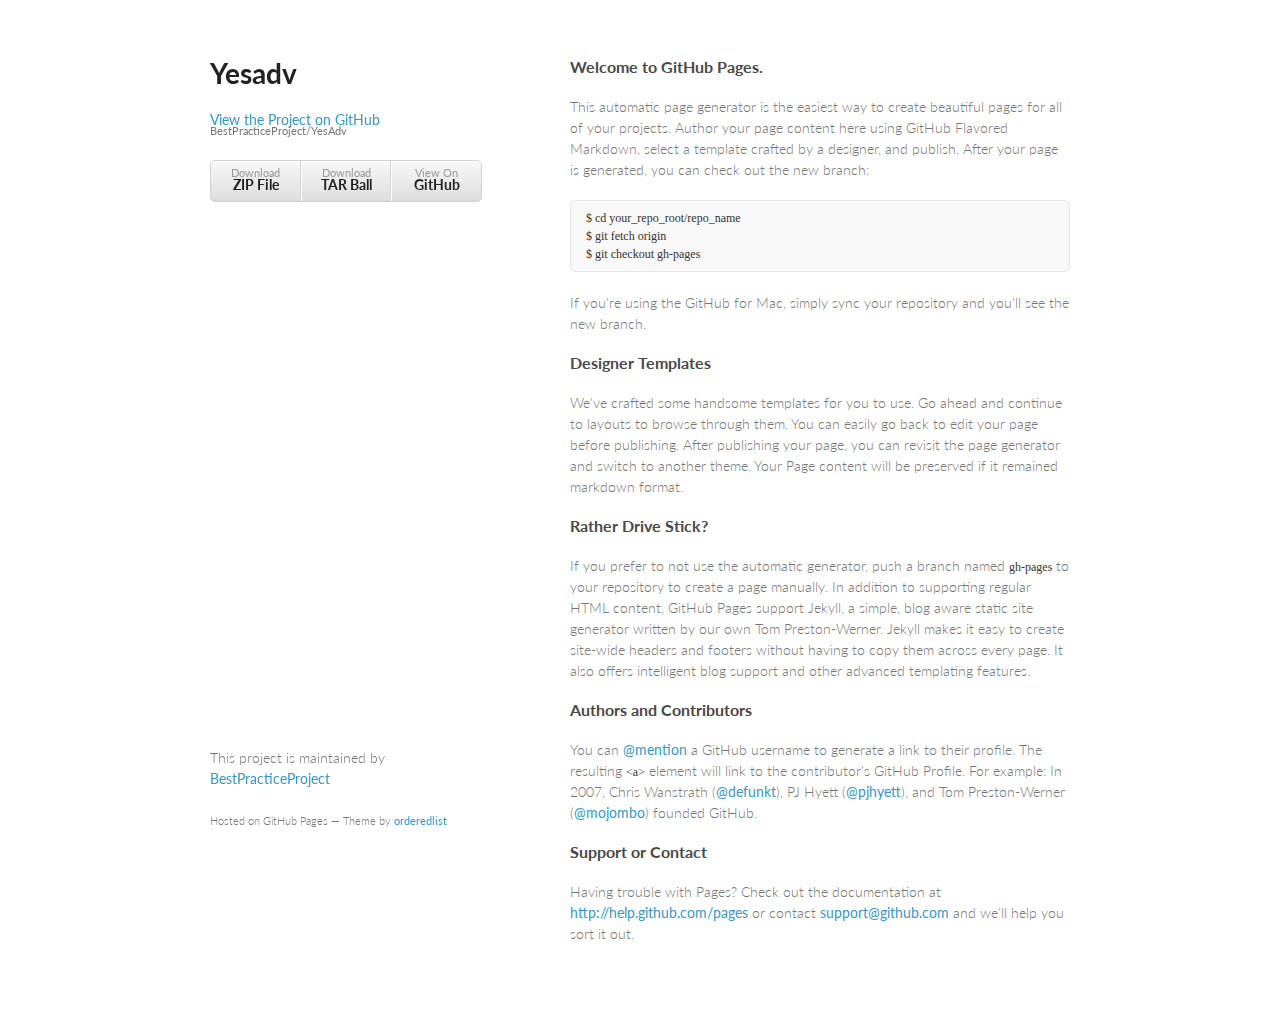
<file: index.html>
<!doctype html>
<html>
  <head>
    <meta charset="utf-8">
    <meta http-equiv="X-UA-Compatible" content="chrome=1">
    <title>Yesadv by BestPracticeProject</title>

    <link rel="stylesheet" href="stylesheets/styles.css">
    <link rel="stylesheet" href="stylesheets/pygment_trac.css">
    <meta name="viewport" content="width=device-width, initial-scale=1, user-scalable=no">
    <!--[if lt IE 9]>
    <script src="//html5shiv.googlecode.com/svn/trunk/html5.js"></script>
    <![endif]-->
  </head>
  <body>
    <div class="wrapper">
      <header>
        <h1>Yesadv</h1>
        <p></p>

        <p class="view"><a href="https://github.com/BestPracticeProject/YesAdv">View the Project on GitHub <small>BestPracticeProject/YesAdv</small></a></p>


        <ul>
          <li><a href="https://github.com/BestPracticeProject/YesAdv/zipball/master">Download <strong>ZIP File</strong></a></li>
          <li><a href="https://github.com/BestPracticeProject/YesAdv/tarball/master">Download <strong>TAR Ball</strong></a></li>
          <li><a href="https://github.com/BestPracticeProject/YesAdv">View On <strong>GitHub</strong></a></li>
        </ul>
      </header>
      <section>
        <h3>
<a name="welcome-to-github-pages" class="anchor" href="#welcome-to-github-pages"><span class="octicon octicon-link"></span></a>Welcome to GitHub Pages.</h3>

<p>This automatic page generator is the easiest way to create beautiful pages for all of your projects. Author your page content here using GitHub Flavored Markdown, select a template crafted by a designer, and publish. After your page is generated, you can check out the new branch:</p>

<pre><code>$ cd your_repo_root/repo_name
$ git fetch origin
$ git checkout gh-pages
</code></pre>

<p>If you're using the GitHub for Mac, simply sync your repository and you'll see the new branch.</p>

<h3>
<a name="designer-templates" class="anchor" href="#designer-templates"><span class="octicon octicon-link"></span></a>Designer Templates</h3>

<p>We've crafted some handsome templates for you to use. Go ahead and continue to layouts to browse through them. You can easily go back to edit your page before publishing. After publishing your page, you can revisit the page generator and switch to another theme. Your Page content will be preserved if it remained markdown format.</p>

<h3>
<a name="rather-drive-stick" class="anchor" href="#rather-drive-stick"><span class="octicon octicon-link"></span></a>Rather Drive Stick?</h3>

<p>If you prefer to not use the automatic generator, push a branch named <code>gh-pages</code> to your repository to create a page manually. In addition to supporting regular HTML content, GitHub Pages support Jekyll, a simple, blog aware static site generator written by our own Tom Preston-Werner. Jekyll makes it easy to create site-wide headers and footers without having to copy them across every page. It also offers intelligent blog support and other advanced templating features.</p>

<h3>
<a name="authors-and-contributors" class="anchor" href="#authors-and-contributors"><span class="octicon octicon-link"></span></a>Authors and Contributors</h3>

<p>You can <a href="https://github.com/blog/821" class="user-mention">@mention</a> a GitHub username to generate a link to their profile. The resulting <code>&lt;a&gt;</code> element will link to the contributor's GitHub Profile. For example: In 2007, Chris Wanstrath (<a href="https://github.com/defunkt" class="user-mention">@defunkt</a>), PJ Hyett (<a href="https://github.com/pjhyett" class="user-mention">@pjhyett</a>), and Tom Preston-Werner (<a href="https://github.com/mojombo" class="user-mention">@mojombo</a>) founded GitHub.</p>

<h3>
<a name="support-or-contact" class="anchor" href="#support-or-contact"><span class="octicon octicon-link"></span></a>Support or Contact</h3>

<p>Having trouble with Pages? Check out the documentation at <a href="http://help.github.com/pages">http://help.github.com/pages</a> or contact <a href="mailto:support@github.com">support@github.com</a> and we’ll help you sort it out.</p>
      </section>
      <footer>
        <p>This project is maintained by <a href="https://github.com/BestPracticeProject">BestPracticeProject</a></p>
        <p><small>Hosted on GitHub Pages &mdash; Theme by <a href="https://github.com/orderedlist">orderedlist</a></small></p>
      </footer>
    </div>
    <script src="javascripts/scale.fix.js"></script>
    
  </body>
</html>
</file>
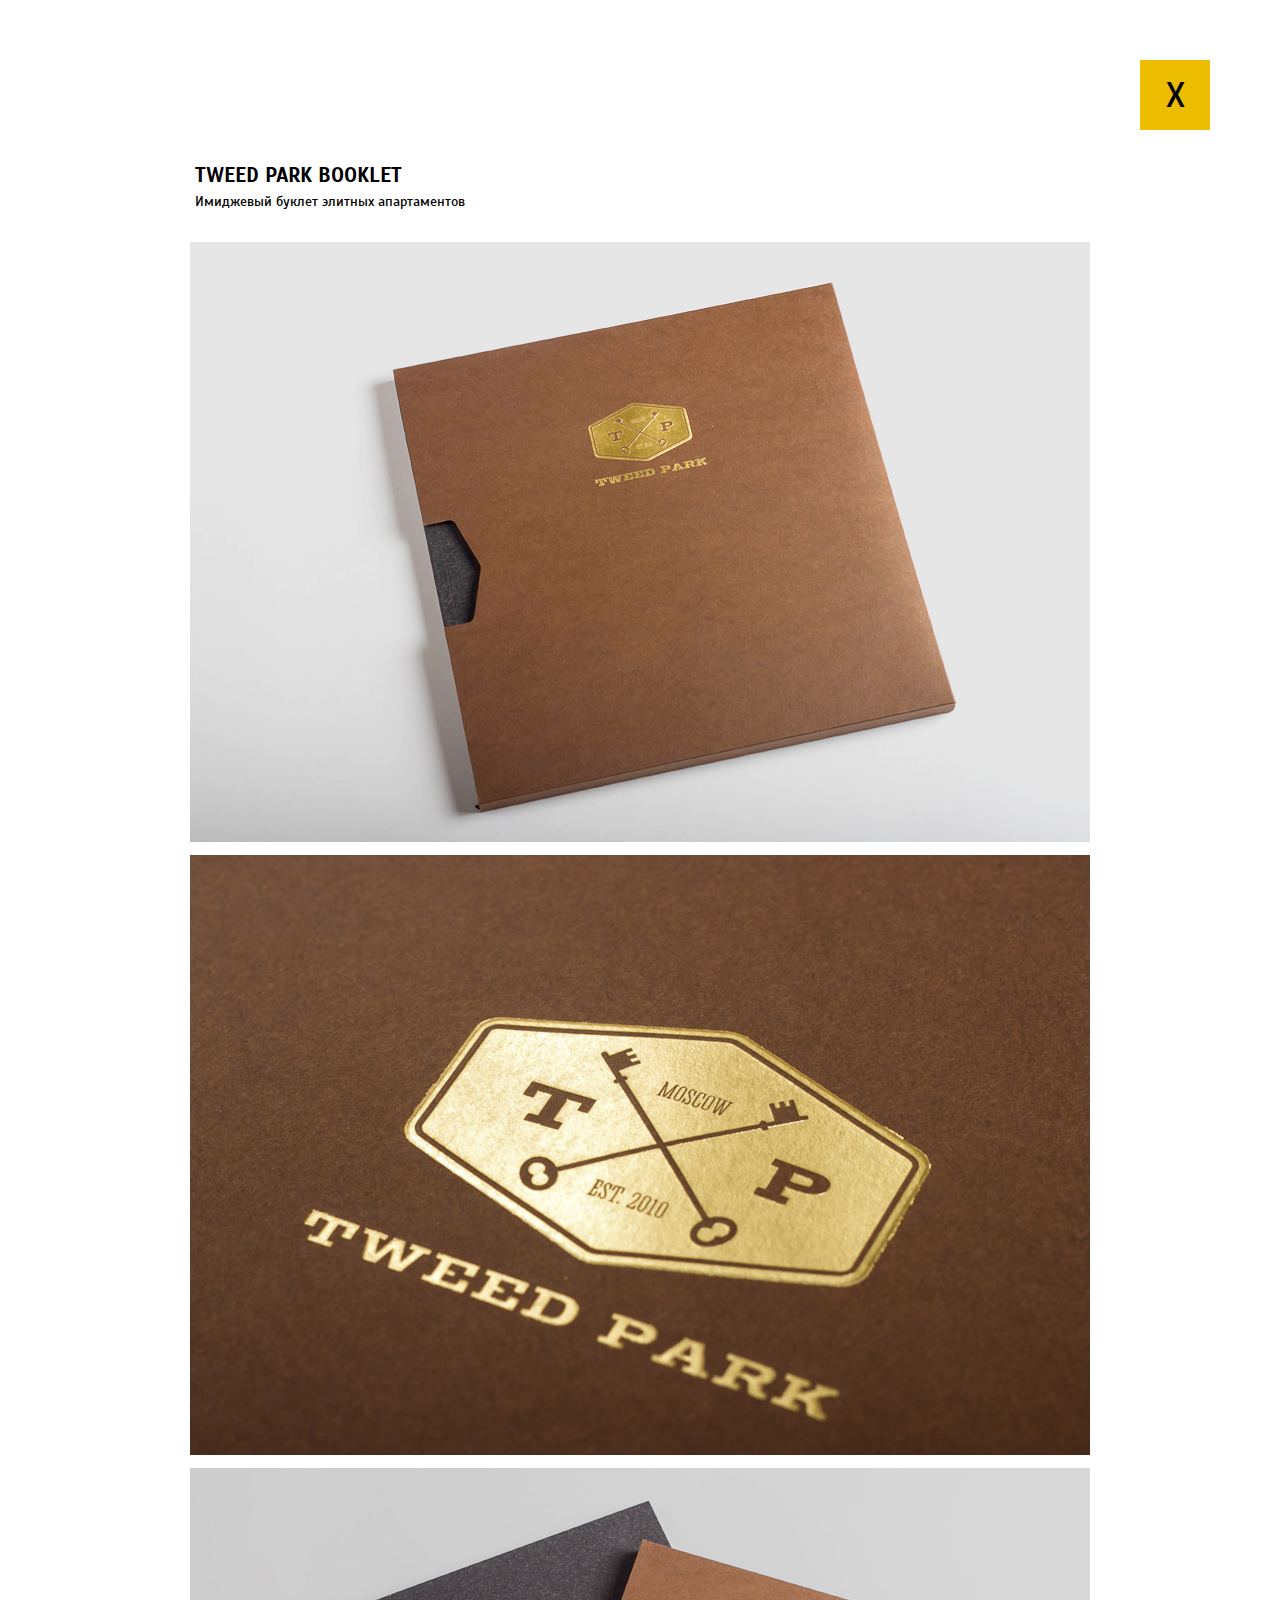
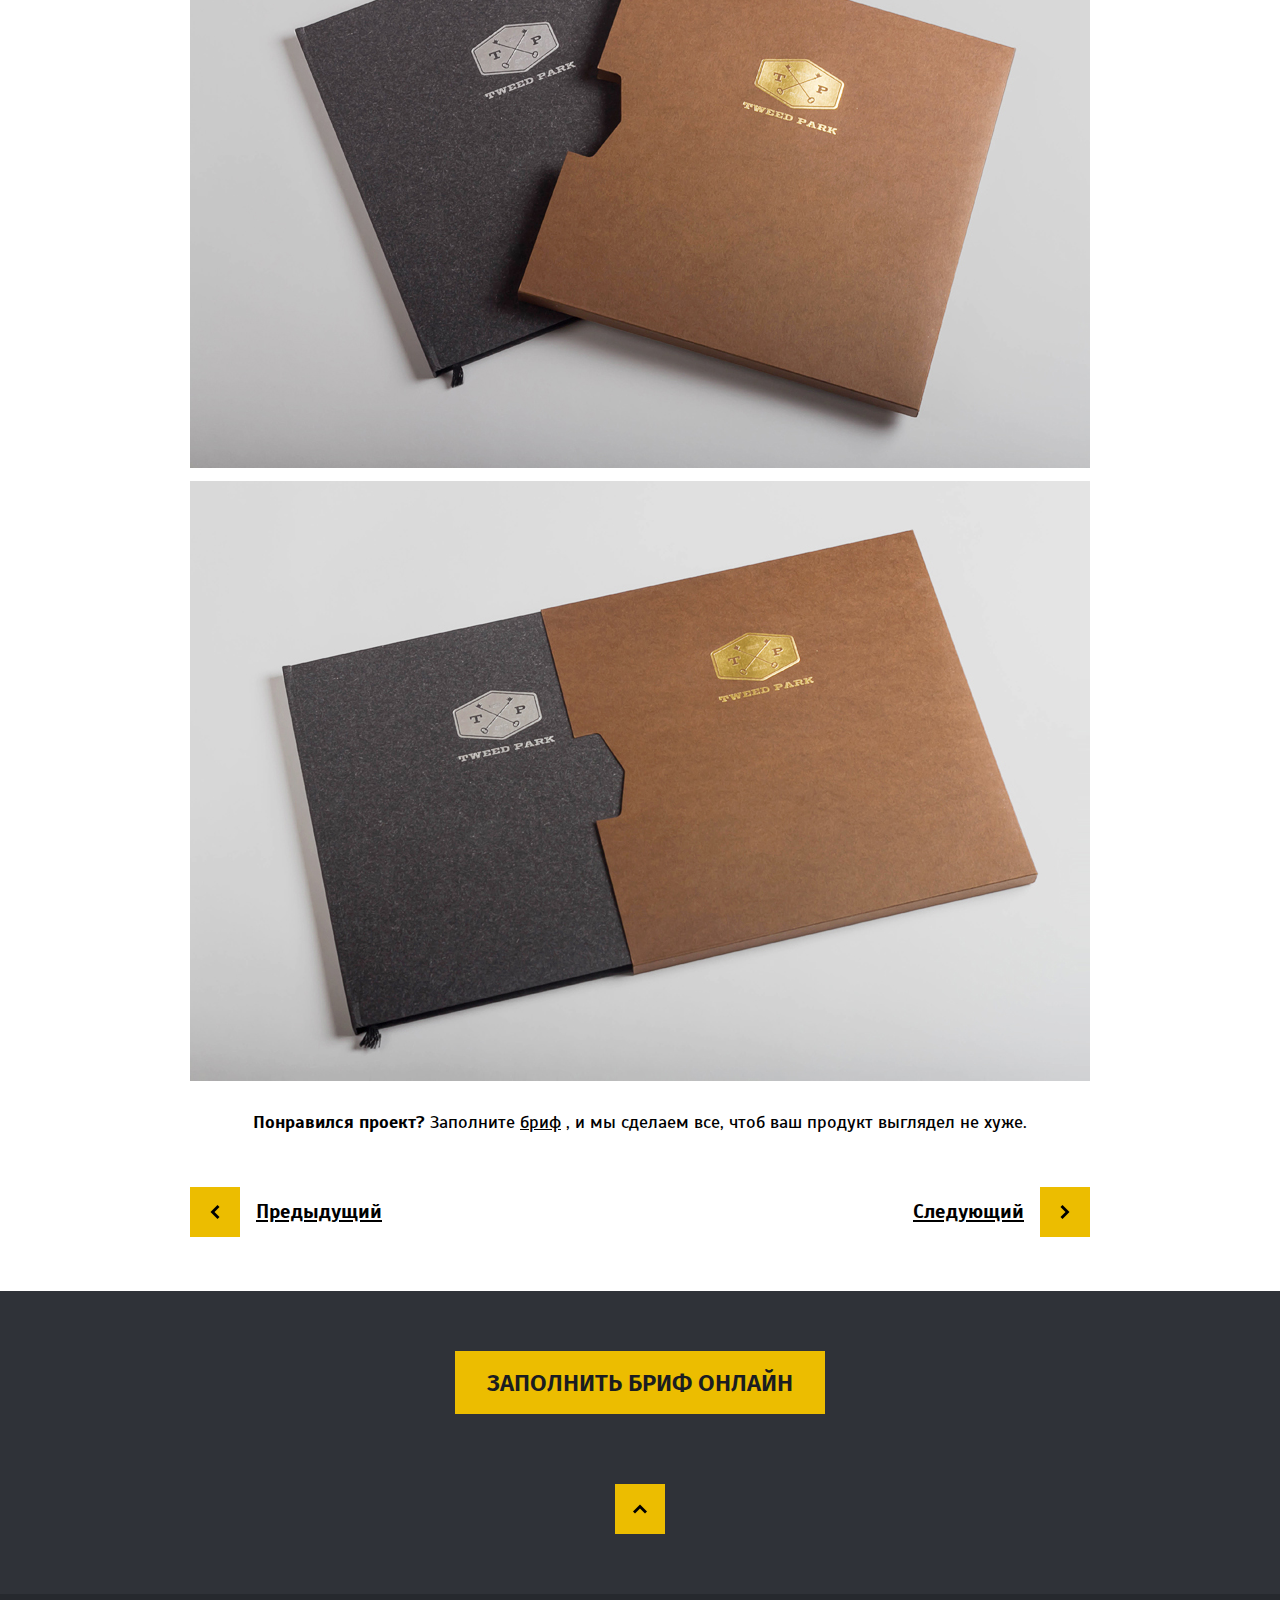
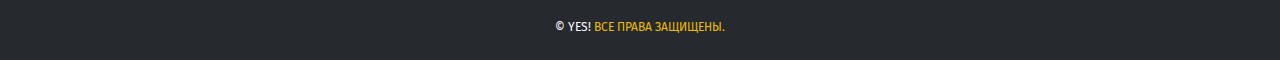
<file: folio.html>
<!doctype html>
<!--[if lt IE 7 ]> <html class="no-js ie6 oldie" lang="en"> <![endif]-->
<!--[if IE 7 ]>    <html class="no-js ie7 oldie" lang="en"> <![endif]-->
<!--[if IE 8 ]>    <html class="no-js ie8 oldie" lang="en"> <![endif]-->
<!--[if IE 9 ]>    <html class="no-js ie9" lang="en"> <![endif]-->
<!--[if (gte IE 9)|!(IE)]><!--> <html class="no-js" lang="en"> <!--<![endif]-->
<head>
  <meta charset="utf-8">

  <title>Welcome / YES!</title>

  <!-- Meta tags -->
  <meta name="description" content="">
  <meta name="keywords" content="" />
  <meta name="author" content="" />
  <meta name="Copyright" content="" />

  <!-- Mobile viewport and optimize -->
  <meta name="viewport" content="width=device-width, initial-scale=1.0" />
  <meta name="HandheldFriendly" content="true">
  <meta http-equiv="Cache-Control" content="no-cache"/>

  <!-- Internet Explore -->
  <meta http-equiv="cleartype" content="on">
  <meta http-equiv="X-UA-Compatible" content="IE=edge">

  <!--[if lt IE 9]>
    <script src="//html5shim.googlecode.com/svn/trunk/html5.js"></script>
  <![endif]-->

  <!-- Favicon -->
  <link rel="shortcut icon" href="images/favicon.ico">
  <link rel="apple-touch-icon" href="images/apple-touch-icon.png">
  <link rel="apple-touch-icon" sizes="72x72" href="images/apple-touch-icon-72x72.png">
  <link rel="apple-touch-icon" sizes="114x114" href="images/apple-touch-icon-114x114.png">

  <!-- Modernizr v2.7.2-->
  <script src="resources/common/js/libs/modernizr-2.7.2.js"></script>

  <!-- Stylesheets -->
  <link rel="stylesheet" href="resources/common/css/common.css" />
</head>
<body>
    <div class="wrapper j-wrapper">
        <div class="i-folio__div_back_link">
            <a href="index.html/#works" class="folio_back_link">X</a>
        </div>

        <div class="folio">
          <hgroup class="folio__hgroup">
              <h1 class="folio__title">tweed park booklet</h1>
              <h2 class="folio__description">Имиджевый буклет элитных апартаментов</h2>
          </hgroup>

          <div class="folio__img_group">
              <img src="resources/common/img/folio/1.png" alt="" class="folio__img_group_img">
              <img src="resources/common/img/folio/2.png" alt="" class="folio__img_group_img">
              <img src="resources/common/img/folio/3.png" alt="" class="folio__img_group_img">
              <img src="resources/common/img/folio/4.png" alt="" class="folio__img_group_img">
          </div>

          <div class="section folio__like_project">
            <p class="like_project_txt">
              <span class="like_project_txt_bold">Понравился проект?</span> Заполните
              <span class="folio_like_project_text_bold">
                <a href="#" class="folio_like_project_text_link">бриф</a>
              </span>, и мы сделаем  все, чтоб ваш продукт выглядел не хуже.
            </p>

            <div class="folio__nav cf">
                <a href="#" class="folio__nav_left">Предыдущий</a>
                <a href="#" class="folio__nav_right">Следующий</a>
            </div>
          </div>
        </div>

        <div class="section m-section-fill_brief m-section-folio__fill_brief fill_brief">
            <a href="https://vk.com" class="fill_brief__link btn" target="_blank">Заполнить бриф онлайн</a>
            <a href="#" class="fill_brief__to-top"></a>
        </div>

        <footer class="section m-section-copyrights copyrights ">
            <div class="section__inner">
                <p class="copyrights__txt">&#169;&nbsp;YES!
                  <span class="copyrights__ext m-copyrights__ext_yellow">
                    Все права защищены.
                  </span>
                </p>
            </div>
        </footer>
    </div>
<script src="http://ajax.googleapis.com/ajax/libs/jquery/1.11.1/jquery.min.js"></script>
<script>window.jQuery || document.write("<script src='resources/common/js/libs/jquery-1.11.1.min.js'>\x3C/script>")</script>
<script src="resources/common/js/common.js"></script>
</body>
</html>
</file>
<file: stylesheets/styles.css>
@import url(https://fonts.googleapis.com/css?family=Lato:300italic,700italic,300,700);

body {
  padding:50px;
  font:14px/1.5 Lato, "Helvetica Neue", Helvetica, Arial, sans-serif;
  color:#777;
  font-weight:300;
}

h1, h2, h3, h4, h5, h6 {
  color:#222;
  margin:0 0 20px;
}

p, ul, ol, table, pre, dl {
  margin:0 0 20px;
}

h1, h2, h3 {
  line-height:1.1;
}

h1 {
  font-size:28px;
}

h2 {
  color:#393939;
}

h3, h4, h5, h6 {
  color:#494949;
}

a {
  color:#39c;
  font-weight:400;
  text-decoration:none;
}

a small {
  font-size:11px;
  color:#777;
  margin-top:-0.6em;
  display:block;
}

.wrapper {
  width:860px;
  margin:0 auto;
}

blockquote {
  border-left:1px solid #e5e5e5;
  margin:0;
  padding:0 0 0 20px;
  font-style:italic;
}

code, pre {
  font-family:Monaco, Bitstream Vera Sans Mono, Lucida Console, Terminal;
  color:#333;
  font-size:12px;
}

pre {
  padding:8px 15px;
  background: #f8f8f8;  
  border-radius:5px;
  border:1px solid #e5e5e5;
  overflow-x: auto;
}

table {
  width:100%;
  border-collapse:collapse;
}

th, td {
  text-align:left;
  padding:5px 10px;
  border-bottom:1px solid #e5e5e5;
}

dt {
  color:#444;
  font-weight:700;
}

th {
  color:#444;
}

img {
  max-width:100%;
}

header {
  width:270px;
  float:left;
  position:fixed;
}

header ul {
  list-style:none;
  height:40px;
  
  padding:0;
  
  background: #eee;
  background: -moz-linear-gradient(top, #f8f8f8 0%, #dddddd 100%);
  background: -webkit-gradient(linear, left top, left bottom, color-stop(0%,#f8f8f8), color-stop(100%,#dddddd));
  background: -webkit-linear-gradient(top, #f8f8f8 0%,#dddddd 100%);
  background: -o-linear-gradient(top, #f8f8f8 0%,#dddddd 100%);
  background: -ms-linear-gradient(top, #f8f8f8 0%,#dddddd 100%);
  background: linear-gradient(top, #f8f8f8 0%,#dddddd 100%);
  
  border-radius:5px;
  border:1px solid #d2d2d2;
  box-shadow:inset #fff 0 1px 0, inset rgba(0,0,0,0.03) 0 -1px 0;
  width:270px;
}

header li {
  width:89px;
  float:left;
  border-right:1px solid #d2d2d2;
  height:40px;
}

header ul a {
  line-height:1;
  font-size:11px;
  color:#999;
  display:block;
  text-align:center;
  padding-top:6px;
  height:40px;
}

strong {
  color:#222;
  font-weight:700;
}

header ul li + li {
  width:88px;
  border-left:1px solid #fff;
}

header ul li + li + li {
  border-right:none;
  width:89px;
}

header ul a strong {
  font-size:14px;
  display:block;
  color:#222;
}

section {
  width:500px;
  float:right;
  padding-bottom:50px;
}

small {
  font-size:11px;
}

hr {
  border:0;
  background:#e5e5e5;
  height:1px;
  margin:0 0 20px;
}

footer {
  width:270px;
  float:left;
  position:fixed;
  bottom:50px;
}

@media print, screen and (max-width: 960px) {
  
  div.wrapper {
    width:auto;
    margin:0;
  }
  
  header, section, footer {
    float:none;
    position:static;
    width:auto;
  }
  
  header {
    padding-right:320px;
  }
  
  section {
    border:1px solid #e5e5e5;
    border-width:1px 0;
    padding:20px 0;
    margin:0 0 20px;
  }
  
  header a small {
    display:inline;
  }
  
  header ul {
    position:absolute;
    right:50px;
    top:52px;
  }
}

@media print, screen and (max-width: 720px) {
  body {
    word-wrap:break-word;
  }
  
  header {
    padding:0;
  }
  
  header ul, header p.view {
    position:static;
  }
  
  pre, code {
    word-wrap:normal;
  }
}

@media print, screen and (max-width: 480px) {
  body {
    padding:15px;
  }
  
  header ul {
    display:none;
  }
}

@media print {
  body {
    padding:0.4in;
    font-size:12pt;
    color:#444;
  }
}
</file>
<file: stylesheets/pygment_trac.css>
.highlight  { background: #ffffff; }
.highlight .c { color: #999988; font-style: italic } /* Comment */
.highlight .err { color: #a61717; background-color: #e3d2d2 } /* Error */
.highlight .k { font-weight: bold } /* Keyword */
.highlight .o { font-weight: bold } /* Operator */
.highlight .cm { color: #999988; font-style: italic } /* Comment.Multiline */
.highlight .cp { color: #999999; font-weight: bold } /* Comment.Preproc */
.highlight .c1 { color: #999988; font-style: italic } /* Comment.Single */
.highlight .cs { color: #999999; font-weight: bold; font-style: italic } /* Comment.Special */
.highlight .gd { color: #000000; background-color: #ffdddd } /* Generic.Deleted */
.highlight .gd .x { color: #000000; background-color: #ffaaaa } /* Generic.Deleted.Specific */
.highlight .ge { font-style: italic } /* Generic.Emph */
.highlight .gr { color: #aa0000 } /* Generic.Error */
.highlight .gh { color: #999999 } /* Generic.Heading */
.highlight .gi { color: #000000; background-color: #ddffdd } /* Generic.Inserted */
.highlight .gi .x { color: #000000; background-color: #aaffaa } /* Generic.Inserted.Specific */
.highlight .go { color: #888888 } /* Generic.Output */
.highlight .gp { color: #555555 } /* Generic.Prompt */
.highlight .gs { font-weight: bold } /* Generic.Strong */
.highlight .gu { color: #800080; font-weight: bold; } /* Generic.Subheading */
.highlight .gt { color: #aa0000 } /* Generic.Traceback */
.highlight .kc { font-weight: bold } /* Keyword.Constant */
.highlight .kd { font-weight: bold } /* Keyword.Declaration */
.highlight .kn { font-weight: bold } /* Keyword.Namespace */
.highlight .kp { font-weight: bold } /* Keyword.Pseudo */
.highlight .kr { font-weight: bold } /* Keyword.Reserved */
.highlight .kt { color: #445588; font-weight: bold } /* Keyword.Type */
.highlight .m { color: #009999 } /* Literal.Number */
.highlight .s { color: #d14 } /* Literal.String */
.highlight .na { color: #008080 } /* Name.Attribute */
.highlight .nb { color: #0086B3 } /* Name.Builtin */
.highlight .nc { color: #445588; font-weight: bold } /* Name.Class */
.highlight .no { color: #008080 } /* Name.Constant */
.highlight .ni { color: #800080 } /* Name.Entity */
.highlight .ne { color: #990000; font-weight: bold } /* Name.Exception */
.highlight .nf { color: #990000; font-weight: bold } /* Name.Function */
.highlight .nn { color: #555555 } /* Name.Namespace */
.highlight .nt { color: #000080 } /* Name.Tag */
.highlight .nv { color: #008080 } /* Name.Variable */
.highlight .ow { font-weight: bold } /* Operator.Word */
.highlight .w { color: #bbbbbb } /* Text.Whitespace */
.highlight .mf { color: #009999 } /* Literal.Number.Float */
.highlight .mh { color: #009999 } /* Literal.Number.Hex */
.highlight .mi { color: #009999 } /* Literal.Number.Integer */
.highlight .mo { color: #009999 } /* Literal.Number.Oct */
.highlight .sb { color: #d14 } /* Literal.String.Backtick */
.highlight .sc { color: #d14 } /* Literal.String.Char */
.highlight .sd { color: #d14 } /* Literal.String.Doc */
.highlight .s2 { color: #d14 } /* Literal.String.Double */
.highlight .se { color: #d14 } /* Literal.String.Escape */
.highlight .sh { color: #d14 } /* Literal.String.Heredoc */
.highlight .si { color: #d14 } /* Literal.String.Interpol */
.highlight .sx { color: #d14 } /* Literal.String.Other */
.highlight .sr { color: #009926 } /* Literal.String.Regex */
.highlight .s1 { color: #d14 } /* Literal.String.Single */
.highlight .ss { color: #990073 } /* Literal.String.Symbol */
.highlight .bp { color: #999999 } /* Name.Builtin.Pseudo */
.highlight .vc { color: #008080 } /* Name.Variable.Class */
.highlight .vg { color: #008080 } /* Name.Variable.Global */
.highlight .vi { color: #008080 } /* Name.Variable.Instance */
.highlight .il { color: #009999 } /* Literal.Number.Integer.Long */

.type-csharp .highlight .k { color: #0000FF }
.type-csharp .highlight .kt { color: #0000FF }
.type-csharp .highlight .nf { color: #000000; font-weight: normal }
.type-csharp .highlight .nc { color: #2B91AF }
.type-csharp .highlight .nn { color: #000000 }
.type-csharp .highlight .s { color: #A31515 }
.type-csharp .highlight .sc { color: #A31515 }
</file>
<file: resources/common/css/common.css>
@charset "UTF-8";

/* Fonts */

@import url(http://fonts.googleapis.com/css?family=Scada:400,700&subset=latin,cyrillic);


@font-face {
    font-family: 'FiraSansThin';
    src: url('../fonts/FiraSans-Thin/firasans-thin.eot');
    src: url('../fonts/FiraSans-Thin/firasans-thin.eot') format('embedded-opentype'),
        url('../fonts/FiraSans-Thin/firasans-thin.woff') format('woff'),
        url('../fonts/FiraSans-Thin/firasans-thin.ttf') format('truetype'),
        url('../fonts/FiraSans-Thin/firasans-thin.svg#FiraSansThin') format('svg');
}

@font-face {
    font-family: 'FiraSansRegular';
    src: url('../fonts/FiraSans-Regular/firasans-regular.eot');
    src: url('../fonts/FiraSans-Regular/firasans-regular.eot') format('embedded-opentype'),
        url('../fonts/FiraSans-Regular/firasans-regular.woff') format('woff'),
        url('../fonts/FiraSans-Regular/firasans-regular.ttf') format('truetype'),
        url('../fonts/FiraSans-Regular/firasans-regular.svg#FiraSansRegular') format('svg');
}

@font-face {
    font-family: 'FiraSansSemiBold';
    src: url('../fonts/FiraSans-SemiBold/firasans-semibold.eot');
    src: url('../fonts/FiraSans-SemiBold/firasans-semibold.eot') format('embedded-opentype'),
        url('../fonts/FiraSans-SemiBold/firasans-semibold.woff') format('woff'),
        url('../fonts/FiraSans-SemiBold/firasans-semibold.ttf') format('truetype'),
        url('../fonts/FiraSans-SemiBold/firasans-semibold.svg#FiraSansSemiBold') format('svg');
}

@font-face {
    font-family: 'FiraSansHeavy';
    src: url('../fonts/FiraSans-Heavy/firasans-heavy.eot');
    src: url('../fonts/FiraSans-Heavy/firasans-heavy.eot') format('embedded-opentype'),
        url('../fonts/FiraSans-Heavy/firasans-heavy.woff') format('woff'),
        url('../fonts/FiraSans-Heavy/firasans-heavy.ttf') format('truetype'),
        url('../fonts/FiraSans-Heavy/firasans-heavy.svg#FiraSansHeavy') format('svg');
}

@font-face {
    font-family: 'FiraSansBold';
    src: url('../fonts/FiraSans-Bold/firasans-bold.eot');
    src: url('../fonts/FiraSans-Bold/firasans-bold.eot') format('embedded-opentype'),
        url('../fonts/FiraSans-Bold/firasans-bold.woff') format('woff'),
        url('../fonts/FiraSans-Bold/firasans-bold.ttf') format('truetype'),
        url('../fonts/FiraSans-Bold/firasans-bold.svg#FiraSansBold') format('svg');
}

@font-face {
  font-family: 'LatoBold';
  src: url('../fonts/Lato-Bold/lato-bold.eot');
  src: url('../fonts/Lato-Bold/lato-bold.eot') format('embedded-opentype'),
       url('../fonts/Lato-Bold/lato-bold.woff') format('woff'),
       url('../fonts/Lato-Bold/lato-bold.ttf') format('truetype'),
       url('../fonts/Lato-Bold/lato-bold.svg#LatoBold') format('svg');
  font-weight: normal;
  font-style: normal;
}

/*-----------------------------------------------------------------------------
 * Best Practice :: common.css
 * ----------------------------------------------------------------------------
 * Contents :
 *  1. RESET
 *  2. NORMALIZE
 *  3. GRID
 *  4. HELPER CLASSES
 *  5. FRAMEWORK
 *-----------------------------------------------------------------------------*/

/*-----------------------------------------------------------------------------
 * 1. RESET
 *------------------------------------------------------------------------------*/
/* Let's default this */
html, body, body div, span, object, iframe, h1, h2, h3, h4, h5, h6, p, blockquote,
pre, abbr, address, cite, code, del, dfn, em, img, ins, kbd, q, samp, small,
strong, sub, sup, var, b, i, dl, dt, dd, ol, ul, li, fieldset, form, label,
legend, table, caption, tbody, tfoot, thead, tr, th, td, article, aside, figure,
footer, header, menu, nav, section, time, mark, audio, video, details, summary {
  margin: 0;
  padding: 0;
  border: 0;
  font-size: 100%;
  font-weight: normal;
  vertical-align: baseline;
  background: transparent;
}

/* HTML5 display-role reset for older browsers */
article, aside, details, figcaption, figure, footer,
header, hgroup, main, nav, section, summary {
  display: block;
}

/* Remove most spacing between table cells */
table {
  border-collapse: collapse;
  border-spacing: 0;
}

td,
th {
  padding: 0;
}

ol, ul {
  list-style: none;
}

/**
 * Apply a natural box layout model to all elements:
 * (http://www.paulirish.com/2012/box-sizing-border-box-ftw/)
 */
*,
*:before,
*:after {
  -moz-box-sizing: border-box;
  -webkit-box-sizing: border-box;
  box-sizing: border-box;
 }

/*-----------------------------------------------------------------------------
 * 2. NORMALIZE
 *------------------------------------------------------------------------------*/
/**
 * 1. Set default font family to sans-serif.
 * 2. Prevent iOS text size adjust after orientation change, without disabling user zoom.
 * 3. Force a vertical scrollbar to prevent a jumpy page
 * (http://css-tricks.com/snippets/css/force-vertical-scrollbar/)
 */
html {
  font-family: sans-serif; /* 1 */
  -ms-text-size-adjust: 100%; /* 2 */
  -webkit-text-size-adjust: 100%; /* 2 */
  overflow-y: scroll; /* 3 */
}

body {
  font: 16px/1 "Helvetica Neue", Helvetica, Arial, sans-serif;
}

html,
body,
.wrapper {
    height: 100%;
}

/**
 * 1. Correct `inline-block` display not defined in IE 8/9.
 * 2. Normalize vertical alignment of `progress` in Chrome, Firefox, and Opera.
 */
audio,
canvas,
progress,
video {
  display: inline-block; /* 1 */
  vertical-align: baseline; /* 2 */
}

/**
 * Responsive images and other embedded objects
 * Note: keeping IMG here will cause problems if you're using foreground images as sprites.
 */
img,
object,
embed {
  max-width: 100%;
}

/**
 * Prevent modern browsers from displaying `audio` without controls.
 * Remove excess height in iOS 5 devices.
 */
audio:not([controls]) {
  display: none;
  height: 0;
}

/**
 * Address `[hidden]` styling not present in IE 8/9/10.
 * Hide the `template` element in IE 8/9/11, Safari, and Firefox < 22.
 */
[hidden],
template {
  display: none;
}

/* Remove the gray background color from active links in IE 10 */
a {
  background: transparent;
}

/* Improve readability when focused and also mouse hovered in all browsers */
a:active,
a:hover {
  outline: 0;
}

/* Address style set to `bolder` in Firefox 4+, Safari, and Chrome */
b {
  font-weight: bold;
}

/* Remove border when inside `a` element in IE 8/9/10 */
img {
  border: 0;
}

/* Correct overflow not hidden in IE 9/10/11 */
svg:not(:root) {
  overflow: hidden;
}

/**
 * 1. Correct color not being inherited.
 * 2. Correct font properties not being inherited.
 * 3. Address margins set differently in Firefox 4+, Safari, and Chrome.
 */
button,
input,
optgroup,
select,
textarea {
  color: inherit; /* 1 */
  font: inherit; /* 2 */
  margin: 0; /* 3 */
}

/* Address `overflow` set to `hidden` in IE 8/9/10/11 */
button {
  overflow: visible;
}

/**
 * 1. Avoid the WebKit bug in Android 4.0.* where (2) destroys native `audio`
 *    and `video` controls.
 * 2. Correct inability to style clickable `input` types in iOS.
 * 3. Improve usability and consistency of cursor style between image-type
 *    `input` and others.
 */
button,
html input[type="button"], /* 1 */
input[type="reset"],
input[type="submit"] {
  -webkit-appearance: button; /* 2 */
  cursor: pointer; /* 3 */
}

/* Re-set default cursor for disabled elements */
button[disabled],
html input[disabled] {
  cursor: default;
}

/* Remove inner padding and border in Firefox 4+ */
button::-moz-focus-inner,
input::-moz-focus-inner {
  border: 0;
  padding: 0;
}

/**
 * Address Firefox 4+ setting `line-height` on `input` using `!important` in
 * the UA stylesheet.
 */
input {
  line-height: normal;
}

/**
 * It's recommended that you don't attempt to style these elements.
 * Firefox's implementation doesn't respect box-sizing, padding, or width.
 *
 * 1. Address box sizing set to `content-box` in IE 8/9/10.
 * 2. Remove excess padding in IE 8/9/10.
 */
input[type="checkbox"],
input[type="radio"] {
  box-sizing: border-box; /* 1 */
  padding: 0; /* 2 */
}

/*-----------------------------------------------------------------------------
 * 2. GRID
 *------------------------------------------------------------------------------*/
.grid {
  display: block;
  width: 100%;
  margin: 0 auto;
  overflow: hidden;
}

.grid:after {
  content: "";
  display: table;
  clear: both;
}

@media screen and (min-width: 980px) {
  .grid > [class*='col'] {
    float: left;
  }

  .grid > [class*='colp'] {
    padding-left: 30px;
  }

  .grid > [class*='colp']:first-child {
    padding-left: 0px;
  }
}

/*-----------------------------------------------------------------------------
 * 3. HELPER CLASSES
 *------------------------------------------------------------------------------*/
/* .cf (clearfix) - clear floats */
.cf:before,
.cf:after {
  content: "\0020";
  display: block;
  height: 0;
  overflow: hidden;
}
.cf:after {
  clear: both;
}
.ie6 .cf {
  zoom: 1;
}

 /* .pull-left/right */
.pull-left {
  float: left;
}

.pull-right {
  float: right;
}

/* .clickable - hand cursor on clickable elements */
.clickable,
label,
input[type=button],
input[type=submit],
input[type=file],
button { cursor: pointer; }

/* .hidden / .visible */
.hidden {
  display: none;
  visibility: hidden;
}

.visible {
  display: block;
  visibility: visible;
}

/*-----------------------------------------------------------------------------
 * FRAMEWORK
 *------------------------------------------------------------------------------*/
.btn {
  display: inline-block;
  padding: 15px 32px;
  font-family: 'Scada', "Lucida Sans Unicode", "Lucida Grande", sans-serif;
  font-weight: bold;
  text-transform: uppercase;
  text-decoration: none;
  color: #1b1d20;
  background: #ecbd00;
  border: none;
}

.section {
  font-size: 18px;
  overflow: hidden;
}
  .m-section-header {
    background: #26282b;
  }
  .m-section-works {
    padding: 80px 0 50px 0;
    background: #fff;
  }
  .m-section-wdo {
    padding: 100px 0 90px 0;
    background: #ecbd00;
  }
  .m-section-process {
    padding: 80px 0 70px 0;
    background: #fff;
  }
  .m-section-fill_brief {
    padding: 60px 0;
    background: #2f3238;
    text-align: center;
  }
  .m-section-contacts {
    padding: 75px 0 95px 0;
  }
  .m-section-social {
    padding: 75px 0 110px 0;
    background: #2f3238;
  }
  .m-section-copyrights {
    padding: 25px 0;
    background: #26292e;
  }
  .m-section-folio__fill_brief {
    padding-bottom: 0;
  }
  .m-section-copyrights_error-page {
    position: relative;
    bottom: 60px;
    background: #26292e;
    height: 60px;
    text-align: center;
    color: #fff;
    text-transform: uppercase;
  }

.section__inner {
  position: relative;
  width: 100%;
  max-width: 1100px;
  margin: 0 auto;
  z-index: 10;
}

.section__title {
  margin: 0 0 20px 0;
  font: normal 2.6em/1 'FiraSansSemiBold';
  text-align: center;
  color: #1b1d20;
}

.section__desc {
  margin: 0 0 15px 0;
  font: normal 1.3em/1 'FiraSansRegular';
  text-align: center;
  color: #2f3238;
}

@media screen and (min-width: 980px) {
  .m-section-works {
    padding: 160px 0 100px 0;
  }

  .m-section-wdo .section__content {
      margin: 100px 0 0 0;
  }
}

/*-----------------------------------------------------------------------------
 * HEADDER
 *------------------------------------------------------------------------------*/
.header {
  position: absolute;
  width: 100%;
  top: 55px;
  padding: 0 10px;
}

.header__inner{
  position: relative;
}

.logo {
  position: absolute;
}

/*-----------------------------------------------------------------------------
 * NAV
 *------------------------------------------------------------------------------*/
.nav__inner {
  position: relative;
  float: right;
}

.nav__btn {
  padding: 15px 16px;
  background: transparent;
  font: bold 1em 'Scada', "Lucida Sans Unicode", "Lucida Grande", sans-serif;
  color: #fefefe;
  text-transform: uppercase;
  border: 1px solid #fefefe;
  outline: none;
}
  .nav-active .nav__btn {
    border-color: #ecbd00;
  }

.nav__list {
  display: none;
  position: absolute;
  top: 100%;
  right: 0;
  padding: 15px 0 0 0;
  background: #26282b;
}
  .nav-active .nav__list {
    display: block;
  }

.nav__link {
  display: block;
  padding: 6px 16px;
  font:bold 1em 'Scada', "Lucida Sans Unicode", "Lucida Grande", sans-serif;
  color: #fefefe;
  text-decoration: none;
  text-transform: uppercase;
}
  .nav_item-active .nav__link {
    background: #ecbd00;
    color: #1b1d20;
  }

@media screen and (min-width: 720px) {
  .nav__btn {
    display: none;
  }

  .nav__list {
    display: block;
    position: relative;
    background: transparent;
  }

  .nav__item {
    display: inline-block;
  }
}

/* slider */
.bx-controls {
  position: absolute;
  width: 100%;
  height: 50px;
  background: #2f3238;
  bottom: 0;
}

.slider__link_to_next_section {
  position: absolute;
  bottom: 0;
  right: 0;
  width: 50px;
  height: 50px;
  background: #ecbd00 url([data-uri]) center no-repeat;
  z-index: 9;
}

/* slide */
.slide {
  position: relative;
  width: 100%;
  padding: 300px 10px 125px 10px;
}

.slide_img {
  position: absolute;
  width: 100%;
}

.slide__content {
  width: 100%;
  max-width: 1100px;
  margin: 0 auto;
  font-family: 'FiraSansThin';
}

.slide_txt {
  font-size: 3em;
  color: #fff;
  text-align: center;
}

.slide__txt_extra {
  position: relative;
  color: #ffc902;
}
  .slide__txt_extra:before {
    content: "";
    position: absolute;
    bottom: 10px;
    left: 0;
    display: block;
    width: 100%;
    height: 6px;
    background: #ffc902;
  }

.slide__btn_wrap {
  text-align: center;
}

.slide__btn {
  margin: 45px 0 0 0;
}

.slide__col {
  position: relative;
}

.m-slide__col-second {
  max-width: 220px;
  margin: 40px auto 0 auto;
  color: #fff;
}

.slide__project {
  text-transform: uppercase;
  color: #ffc902;
  font: bold .88em 'Scada', "Lucida Sans Unicode", "Lucida Grande", sans-serif;
}

.slide__project__name {
  margin: 10px 0;
  font-size: 1.16em;
  text-transform: uppercase;
  font: bold .88em 'Scada', "Lucida Sans Unicode", "Lucida Grande", sans-serif;
}

.slide__project__desc {
  font-family: 'FiraSansRegular';
}

.slide__project__link {
  margin: 10px 0 0 0;
font:bold 1em 'Scada', "Lucida Sans Unicode", "Lucida Grande", sans-serif;
}

@media screen and (min-width: 980px) {
  .slide__btn_wrap {
    text-align: left;
  }

  .m-slide__col-first {
    width: 55%;
  }

  .m-slide__col-second {
    width: 45%;
    margin: 0;
    max-width: none;
  }

  .slide_txt {
    font-size: 4em;
    text-align: left;
  }

  .m-slide__col_wrap-bottom {
    position: absolute;
    bottom: 0;
    right: 0;
  }
}

/* Works */

@media screen and (min-width: 980px){
    .works__item {
        width: 100%;
    }
}
.m-section-works__inner {
max-width: 1170px;
}

.works__inner {
    position: absolute;
    bottom: 0;
}

.works__wrap {
margin: 80px 0 0 0;
}

.works__btn_wrap {
margin: 0 0 1em 0;
float: left;
}

.works__btn {
display: block;
position: relative;
padding: 7px;
font: .8em 'FiraSansSemiBold';
color: #1b1d20;
background-color: transparent;
border: none;
border-bottom: 1px dashed transparent;
outline: none;
-webkit-transition: all  .3s ease;
transition: all  .3s ease;
}
.works__btn:hover {
border-bottom-color: #1b1d20;
}
.works__btn.active {
background-color: #ecbd00;
}
.works__btn.active:hover {
border-bottom-color: transparent;
}

.works__list_wrap {
  width: inherit;
  max-width: 890px;
}

.works__list_wrap .works__item{
display: none;
}

.works__item {
position: relative;
width: 33%;
margin: 0 auto 20px auto;
}

.works__item_inner {
position: relative;
max-width: 270px;
max-height: 200px;
margin: 0 auto 30px;
padding: 0;
overflow: hidden;
}

.works__pic {
width: 100%;
height: 100%;
}

.works__wrap_i {
display: none;
position: absolute;
top: 0;
right: 0;
left: 0;
bottom: 0;
width: 100%;
height: 100%;
background: #ecbd00;
}
.works__item_inner:hover .works__wrap_i {
display: block;
}


.works__item_inner {
margin: 0 auto;
}


.witem__wrap {
position: absolute;
top: 100%;
right: 0;
left: 0;
bottom: 0;
width: 100%;
height: 100%;
background: #ecbd00;
-webkit-transition: top .2s ease .2s;
transition: top .2s ease .2s;
}
.works__item_inner:hover .witem__wrap {
top: 0;
}

.witem__inner {
position: relative;
width: 100%;
height: 100%;
}

.witem__info {
position: absolute;
left: 15px;
bottom: 25px;
}

.works__item_inner:hover .witem__info {
-webkit-animation: bounceInLeft .3s .3s;
animation: bounceInLeft .3s .3s;
}

/* Не используемые свойства */

.witem__txt {
margin: 5px 0 0 0;
font: .78em 'FiraSansRegular';
text-transform: lowercase;
}
/* END Не используемые свойства */

@media screen and (min-width: 980px) {
.works__examples_inner {
width: 870px;
}

.works__item:nth-child(3n+4) {
padding-left: 0;
}
}
@media screen and (min-width: 1100px) {
.works__types {
float: left;
}

.wtypes__list {
margin-top: 40px;
text-align: left;
}

.wtypes__item {
display: list-item;
margin: 0 0 10px 0;
}

.wtypes__btn {
display: inline-block;
}

.works__examples {
width: 870px;
float: right;
margin: 0 0 0 100px;
}

.works__item:nth-child(3n+4) {
padding-left: 0;
}
}

@media screen and (max-width: 997px) {
    .works__item {
        padding-left: 0;
    }
}

.works__info {
    padding: 24px 18px;
    font: normal 14px 'FiraSansRegular';
}

.works__link {
    font: normal 24px 'FiraSansHeavy';
    color: #000;
    text-decoration: none;
}

@media screen and (max-width: 980px){
    .works__item {
        width: 100%;
    }
}

/* What we do - service */
.wdo__point {
  margin: 0 0 25px 0;
  padding: 100px 0 0 0;
  text-align: center;
  color: #000;
  background-repeat: no-repeat;
  background-position: center 20px;
  -webkit-transition: background .3s ease;
  transition: background .3s ease;
}
  .m-wdo__point-branding {
    background-image: url('../img/service/branding.png');
  }
  .m-wdo__point-web_dev {
    background-image: url('../img/service/web-dev.png');
  }
  .m-wdo__point-brain {
    background-image: url('../img/service/brain.png');
  }

.wdo__name {
  margin: 0 0 10px 0;
  font: normal 1.33em 'FiraSansHeavy';
  text-transform: uppercase;
}

.wdo__item {
  font: 1em 'FiraSansRegular';
}

@media screen and (min-width: 980px) {
  .wdo__point {
    width: 30%;
  }
  .wdo__point {
    background-position: center 0;
  }
}

/* Process */
.process__preview {
  width: 290px;
  height: 520px;
  margin: 0 auto;
  background-repeat: no-repeat;
  background-image: url('../img/process/process_vertical.png');
}

.process__desc {
  margin: 15px 10px 0 10px;
  font: 1em 'FiraSansRegular';
}

.process__view  {
  margin: 60px 0 0 0;
}

@media screen and (min-width: 980px) {
  .process__preview {
    width: 1042px;
    height: 135px;
    background-image: url('../img/process/process_horizontal.png');
  }

  .process__item {
    width: 33%;
    padding-right: 2%;
  }
  .process__item:last-child {
    padding: 0;
  }
}

/* Fill brief */
.fill_brief__link {
  font: 1.33em 'FiraSansSemiBold';
}

/* Contacts */
.contacts_preview__inner {
  padding: 40px 0 0 0;
}

.cp_info__title {
  margin: 0 0 20px 0;
  font: 1.33em 'FiraSansSemiBold';
  text-align: center;
  text-transform: uppercase;
  color: #26292e;
}

.cp_info__list {
  text-align: center;
}

.cp_info__item {
  margin: 0 0 10px 0;
}
.cp_info__link {
  font: .88em'LatoRegular';
  color: #26292e;
  text-decoration: none;
}

.cp_form {
  padding: 0 5%;
}

.cp_form__inp {
  display: block;
  width: 100%;
  margin: 0 0 10px 0;
  padding: 20px;
  background: #ebebeb;
  border: 1px solid #26292e;
  font: normal .88em 'FiraSansRegular';
}

.cp_form__btn {
  text-transform: none;
  color: #26292e;
}

@media screen and (min-width: 980px) {
  .cp_info {
    float: right;
    width: 200px;
    padding: 0;
  }

  .cp_info__title,
  .cp_info__list {
    text-align: left;
  }

  .cp_form {
    margin-right: 200px;
    padding: 0 5% 0 0;
  }
}

/* Social */
.social__list {
  text-align: center;
}

.social__item {
  display: inline-block;
  margin: 0;
}

.social__link {
  display: block;
  width: 70px;
  height: 70px;
  background-color: #26292e;
  -webkit-transition: background-color .3s ease;
  -o-transition: background-color .3s ease;
  transition: background-color .3s ease;
}
  .social__link:hover {
    background-color: #ecbd00;
  }

.social__icon {
  opacity: .3;
  -webkit-transition: opacity .3s ease;
  -o-transition: opacity .3s ease;
  transition: opacity .3s ease;
}
  .social__link:hover .social__icon {
    opacity: 1;
  }

@media screen and (min-width: 980px) {
  .social__item {
    margin: 0 25px 0 0;
  }
}

/* Copyright */
.copyrights__txt {
  font: 0.66em 'FiraSansRegular';
  text-align: center;
  color: #fefefe;
}
.copyrights__ext {
  color: #de5e60;
  text-transform: uppercase;
}


/* Animate */
@-webkit-keyframes bounceInLeft {
  0% {
    opacity: 0;
    -webkit-transform: translateX(-500px);
    transform: translateX(-500px);
  }

  60% {
    opacity: .6;
    -webkit-transform: translateX(30px);
    transform: translateX(30px);
  }

  100% {
    opacity: 1;
    -webkit-transform: translateX(0);
    transform: translateX(0);
  }
}

@keyframes bounceInLeft {
  0% {
    opacity: 0;
    -webkit-transform: translateX(-500px);
    -ms-transform: translateX(-500px);
    transform: translateX(-500px);
  }

  60% {
    opacity: .6;
    -webkit-transform: translateX(30px);
    -ms-transform: translateX(30px);
    transform: translateX(30px);
  }

  100% {
    opacity: 1;
    -webkit-transform: translateX(0);
    -ms-transform: translateX(0);
    transform: translateX(0);
  }
}

.bounceInLeft {
  -webkit-animation-name: bounceInLeft;
  animation-name: bounceInLeft;
}

@-webkit-keyframes bounceOut {
  0% {
    -webkit-transform: scale(1);
    transform: scale(1);
  }

  25% {
    -webkit-transform: scale(.95);
    transform: scale(.95);
  }

  50% {
    opacity: 1;
    -webkit-transform: scale(1.1);
    transform: scale(1.1);
  }

  100% {
    opacity: 0;
    -webkit-transform: scale(.3);
    transform: scale(.3);
    display: none;
  }
}

@keyframes bounceOut {
  0% {
    -webkit-transform: scale(1);
    -ms-transform: scale(1);
    transform: scale(1);
  }

  25% {
    -webkit-transform: scale(.95);
    -ms-transform: scale(.95);
    transform: scale(.95);
  }

  50% {
    opacity: 1;
    -webkit-transform: scale(1.1);
    -ms-transform: scale(1.1);
    transform: scale(1.1);
  }

  100% {
    opacity: 0;
    -webkit-transform: scale(.3);
    -ms-transform: scale(.3);
    transform: scale(.3);
    display: none;
  }
}

.bounceOut {
  -webkit-animation-name: bounceOut;
  animation-name: bounceOut;
}

/*-----------------------------------------------------------------------------
 * FOLIO PAGE
 *------------------------------------------------------------------------------*/
.i-folio__div_back_link {
    max-width: 1140px;
    position: fixed;
    top: 60px;
    left: 0;
    right: 0;
    margin: 0 auto;
}

.folio_back_link {
    display: block;
    width: 70px;
    height: 70px;
    float: right;
    background: #ecbd00;
    z-index: 15;
    text-decoration: none;
    font: 2.25em 'Scada', "Lucida Sans Unicode", "Lucida Grande", sans-serif;
    color: #000;
    line-height: 70px;
    text-align: center;
}

.folio {
    max-width: 900px;
    margin: 0 auto;
}

.folio__hgroup {
    margin-top: 160px;
    padding: 0 5px;
}

.folio__title {
    margin: 0;
    font:bold 1.3em/1.5em 'Scada', "Lucida Sans Unicode", "Lucida Grande", sans-serif;
    text-transform: uppercase;


}

.folio__description {
    margin: 0 0 20px 0;
    font: .875em/1.5em 'Scada', "Lucida Sans Unicode", "Lucida Grande", sans-serif;
}

.folio__img_group_img {
    margin-top: 10px;
}

.folio__like_project {
    margin-top: 27px;
}

.like_project_txt {
    font: 1em 'Scada', "Lucida Sans Unicode", "Lucida Grande", sans-serif;
    text-align: center;
}

.like_project_txt_bold {
    font: bold 1em 'Scada', "Lucida Sans Unicode", "Lucida Grande", sans-serif;
}

.folio_like_project_text_link {
    text-decoration: underline;
    color: #000;
}

.folio__nav {
    margin: 54px auto;
}

.folio__nav_left {
    display: block;
    float: left;
    font:bold 1.125em 'Scada', "Lucida Sans Unicode", "Lucida Grande", sans-serif;
    color: #000;
    line-height: 50px;
}

.folio__nav_left:before {
    content: " ";
    display: block;
    float: left;
    width: 50px;
    height: 50px;
    background: #ecbd00 url([data-uri]) center no-repeat;
    margin-right: 16px;
}

.folio__nav_right{
    display: block;
    float: right;
    font:bold 1.125em 'Scada', "Lucida Sans Unicode", "Lucida Grande", sans-serif;
    background-repeat: no-repeat;
    color: #000;
    line-height: 50px;
}

.folio__nav_right:after {
    content: " ";
    display: block;
    float: right;
    width: 50px;
    height: 50px;
    background: #ecbd00 url([data-uri]) center no-repeat;
    margin-left: 16px;
}



.fill_brief__to-top {
    display: block;
    width: 50px;
    height: 50px;
    background: #ecbd00 url([data-uri]) center no-repeat;
    margin: 70px auto 60px;
}


/*-----------------------------------------------------------------------------
 *404 PAGE
 *------------------------------------------------------------------------------*/

.error-page {
    display:table;
    width: 100%;
    height: 100%;
    background-color: #ecbd00;
}

.error-page__content {
    display: table-cell;
    vertical-align: middle;
}

.error-page__txt{
    font: 28px 'FiraSansRegular';
    color: #26292e;
    margin: 0 auto;
    max-width: 720px;
}

.error-page__link_to_index_page {
    font: 28px 'FiraSansSemiBold';
    color: #26292e;
}

.error-page__title{
    margin: 0 auto;
    font: 404px/464px 'LatoBold';
    color: #26292e;
    text-align: center;
}


.m-copyrights__ext_yellow {
    color: #ecbd00;
}
</file>
